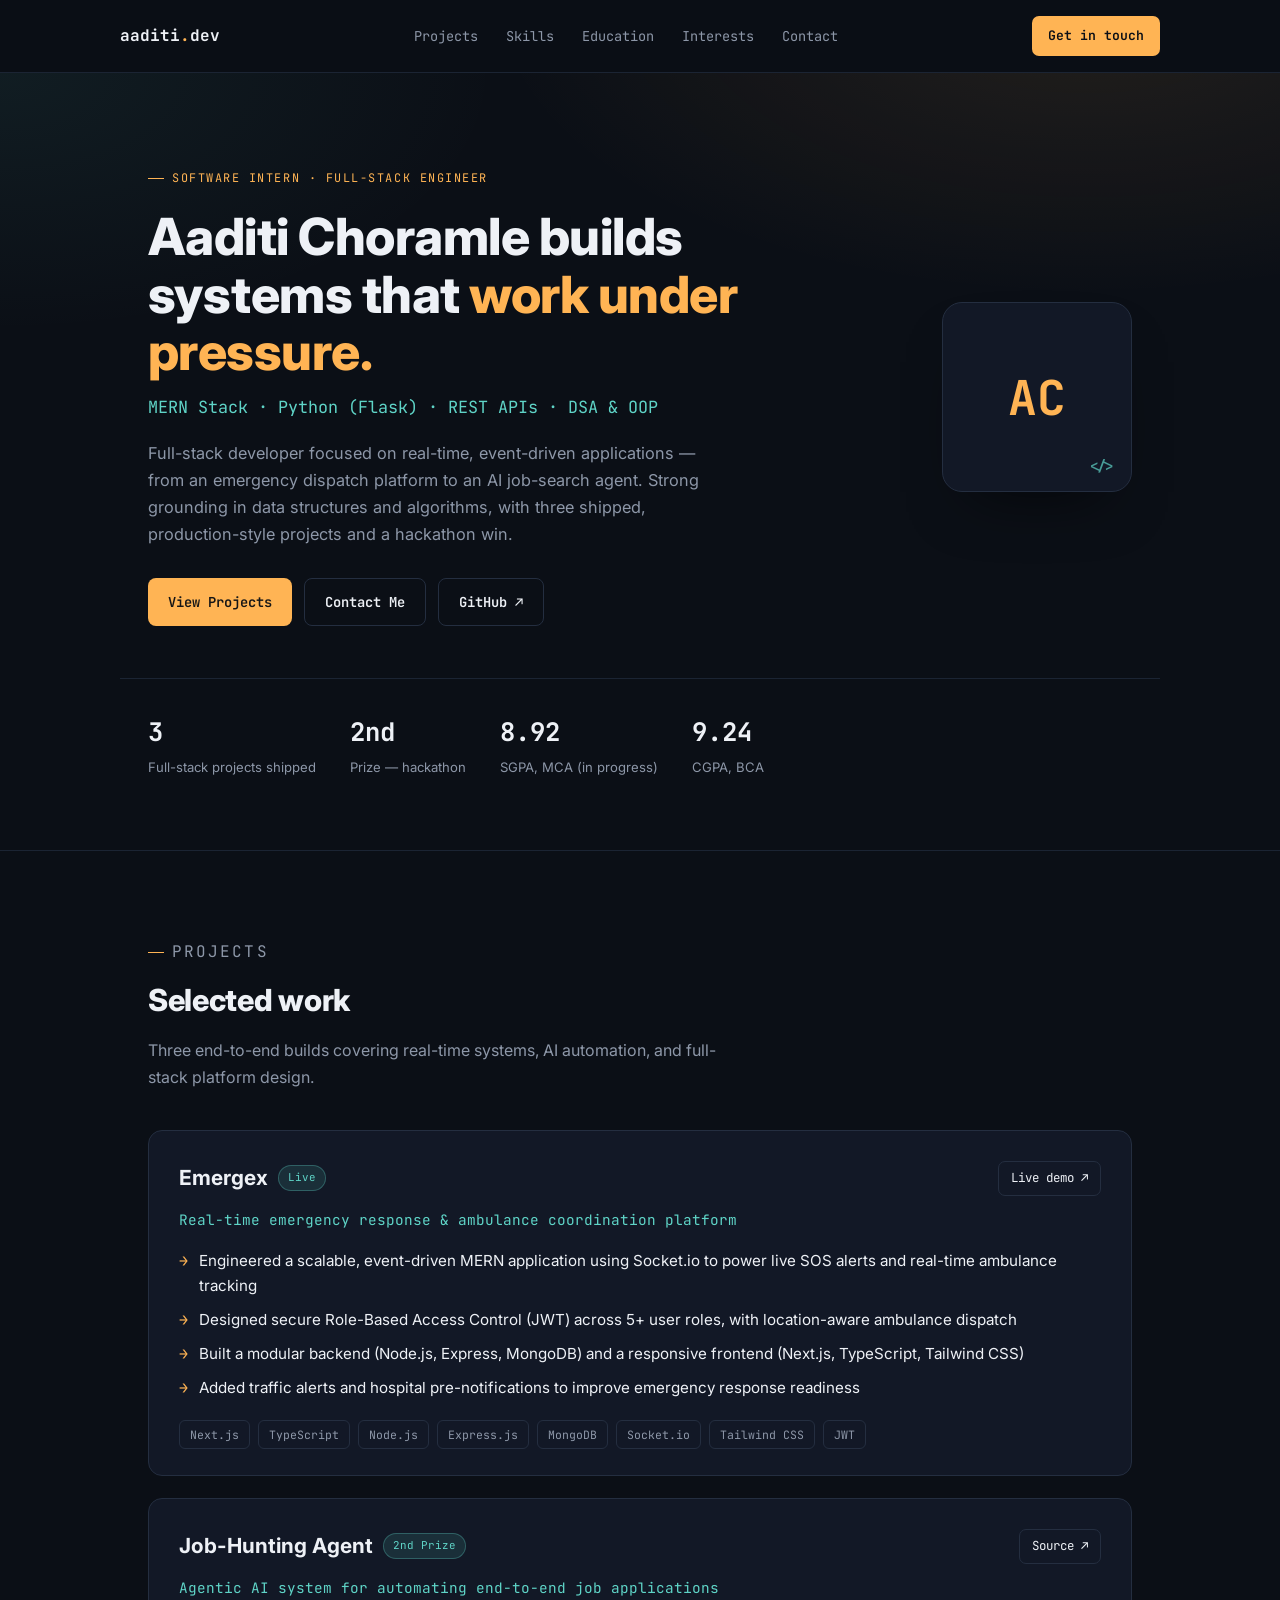
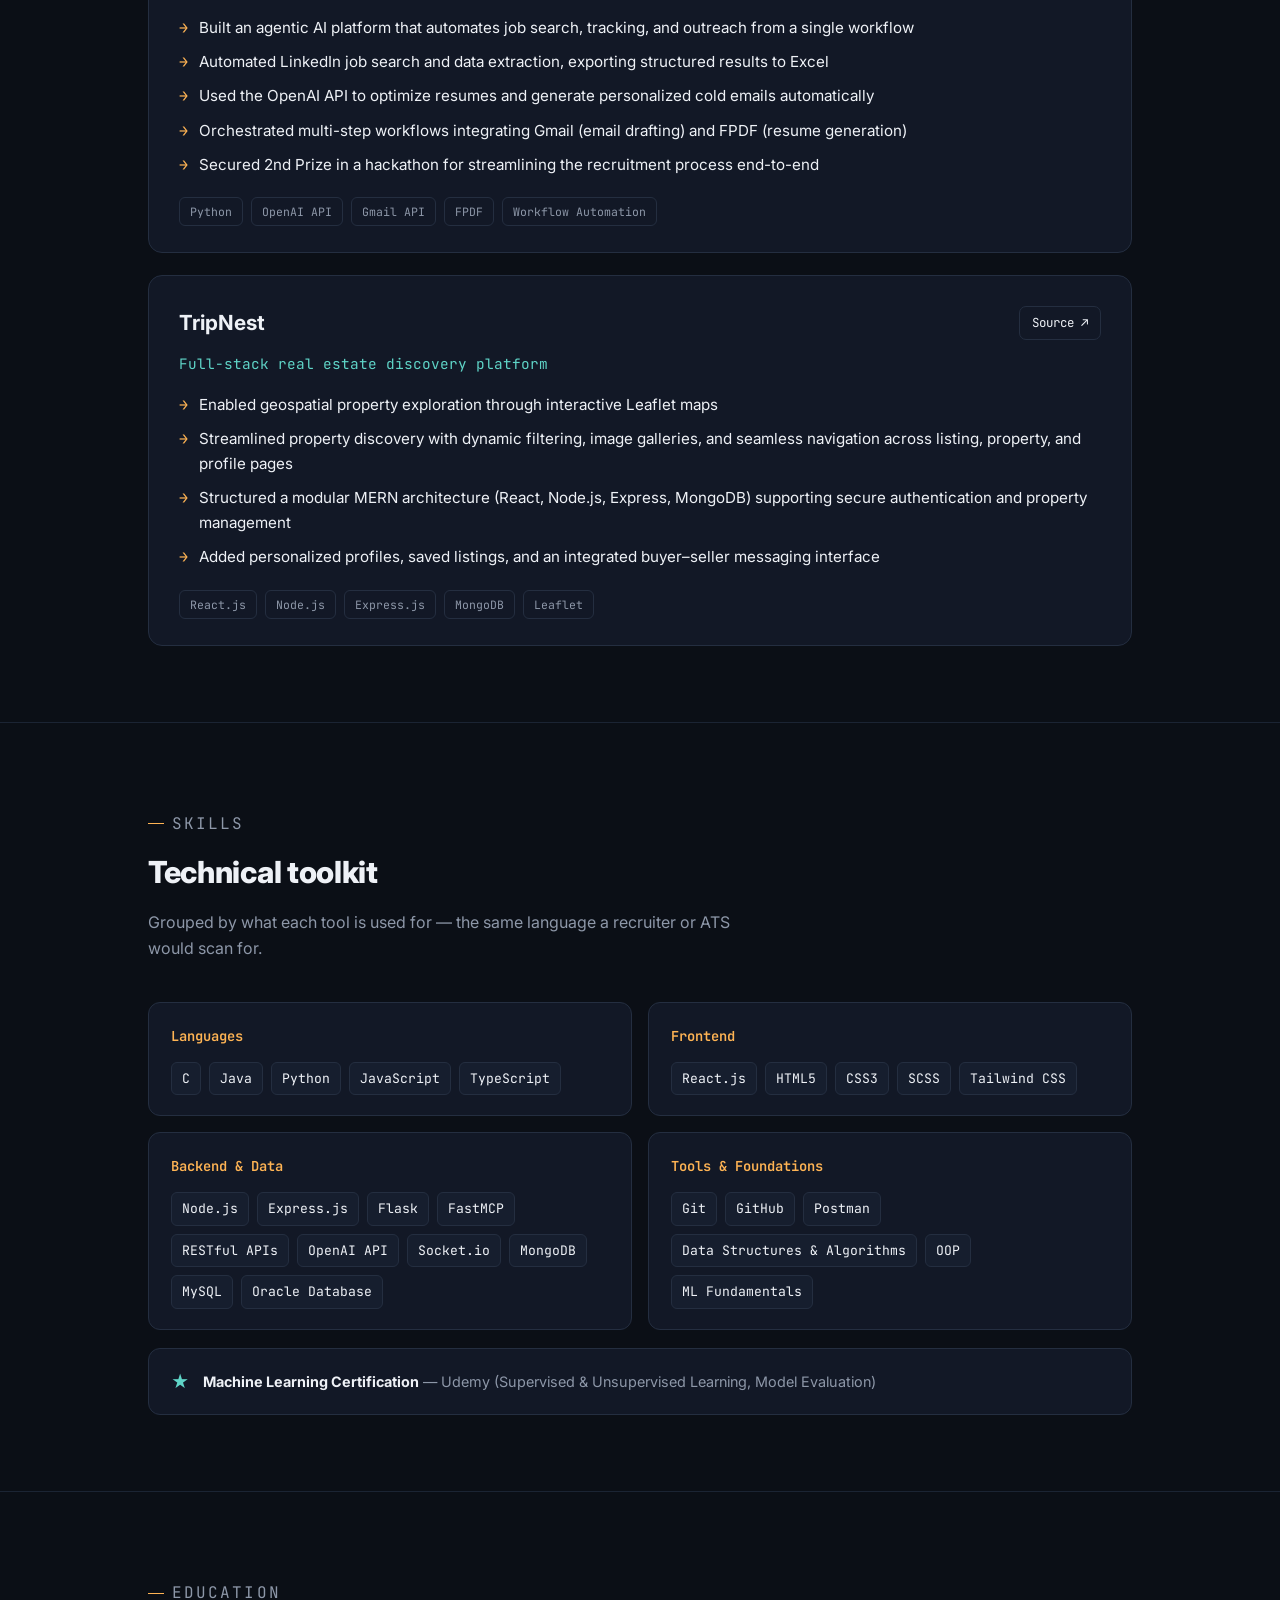
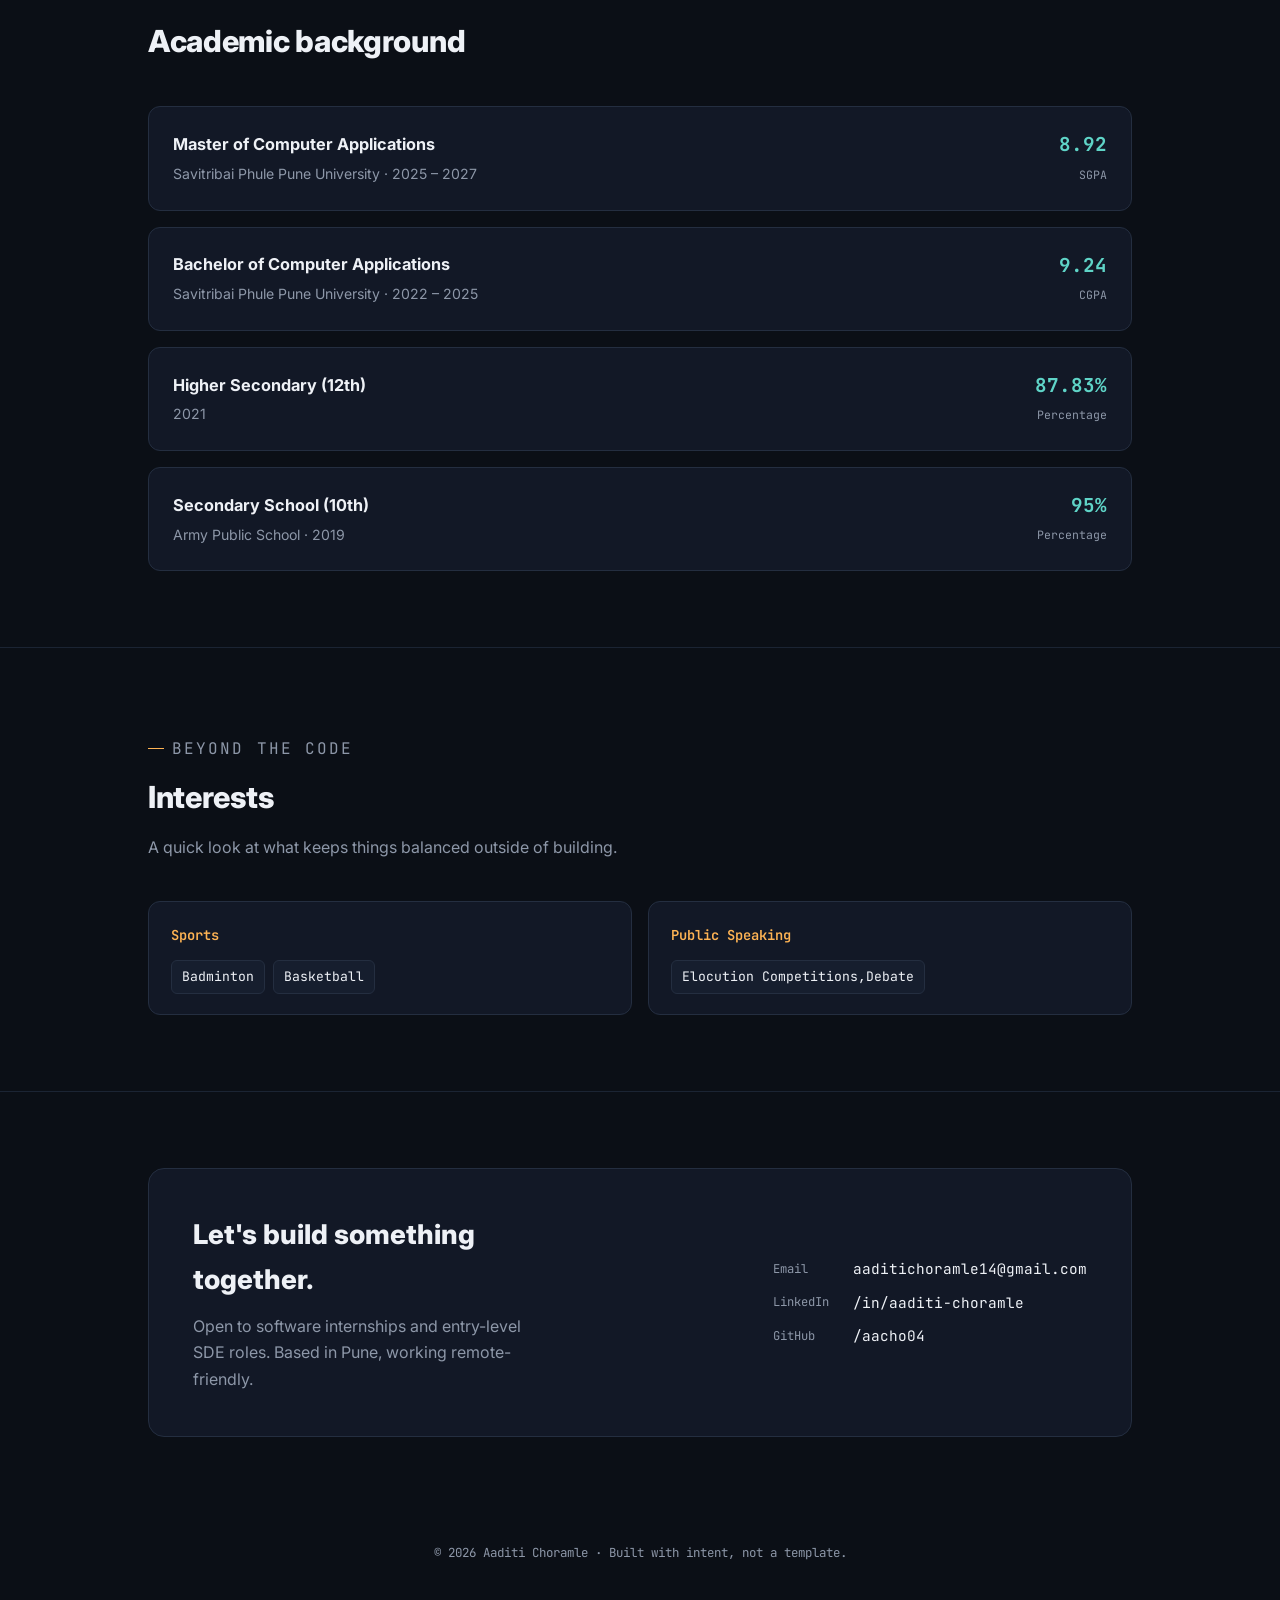
<file: index.html>
<!DOCTYPE html>
<html lang="en">
<head>
<meta charset="UTF-8">
<meta name="viewport" content="width=device-width, initial-scale=1.0">
<title>Aaditi Choramle — Full-Stack Engineer</title>
<link rel="preconnect" href="https://fonts.googleapis.com">
<link rel="preconnect" href="https://fonts.gstatic.com" crossorigin>
<link href="https://fonts.googleapis.com/css2?family=JetBrains+Mono:wght@400;500;600;700&family=Inter:wght@400;500;600;700;800&display=swap" rel="stylesheet">
<style>
  :root{
    --ink:#0B0F16;
    --panel:#121826;
    --panel-2:#161E2E;
    --line:#242E40;
    --line-soft:#1B2433;
    --text-hi:#EEF1F6;
    --text-lo:#8D97A8;
    --amber:#FFB454;
    --teal:#5FD4C7;
    --mono:'JetBrains Mono', ui-monospace, monospace;
    --sans:'Inter', system-ui, sans-serif;
    --maxw:1040px;
  }

  *{box-sizing:border-box; margin:0; padding:0;}
  html{scroll-behavior:smooth;}

  body{
    background:var(--ink);
    color:var(--text-hi);
    font-family:var(--sans);
    line-height:1.65;
    -webkit-font-smoothing:antialiased;
  }

  a{color:inherit;}
  ::selection{background:var(--amber); color:#151515;}
  :focus-visible{outline:2px solid var(--amber); outline-offset:3px; border-radius:3px;}
  img{max-width:100%; display:block;}

  .wrap{max-width:var(--maxw); margin:0 auto; padding:0 28px;}
  .mono{font-family:var(--mono);}

  .eyebrow{
    font-family:var(--mono);
    font-size:0.74rem;
    letter-spacing:0.13em;
    text-transform:uppercase;
    color:var(--amber);
    display:flex;
    align-items:center;
    gap:8px;
  }
  .eyebrow::before{content:''; width:16px; height:1px; background:var(--amber);}

  /* ---------- Nav ---------- */
  header{
    position:sticky; top:0; z-index:20;
    background:rgba(11,15,22,0.86);
    backdrop-filter:blur(10px);
    border-bottom:1px solid var(--line-soft);
  }
  .nav-inner{
    display:flex; align-items:center; justify-content:space-between;
    padding:16px 0;
  }
  .logo{font-family:var(--mono); font-weight:700; font-size:1rem;}
  .logo .dot{color:var(--amber);}
  nav.links{display:flex; gap:28px; font-family:var(--mono); font-size:0.85rem;}
  nav.links a{text-decoration:none; color:var(--text-lo); transition:color .15s ease;}
  nav.links a:hover, nav.links a:focus-visible{color:var(--text-hi);}
  .nav-cta{
    font-family:var(--mono); font-size:0.82rem;
    color:var(--ink); background:var(--amber);
    padding:9px 16px; border-radius:7px; text-decoration:none;
    font-weight:600;
    transition:transform .15s ease, box-shadow .15s ease;
  }
  .nav-cta:hover{transform:translateY(-1px); box-shadow:0 8px 20px -8px rgba(255,180,84,0.5);}
  .nav-toggle{display:none;}

  @media (max-width:760px){
    nav.links{display:none;}
    .nav-cta{padding:8px 13px; font-size:0.76rem;}
  }

  /* ---------- Hero ---------- */
  .hero{
    padding:96px 0 70px;
    background:
      radial-gradient(600px 300px at 85% -10%, rgba(255,180,84,0.10), transparent),
      radial-gradient(500px 260px at 0% 0%, rgba(95,212,199,0.07), transparent);
  }
  .hero-grid{
    display:grid;
    grid-template-columns:1fr auto;
    gap:48px;
    align-items:center;
  }
  .hero-kicker{margin-bottom:20px;}
  .hero h1{
    font-size:clamp(2.2rem, 4.2vw, 3.2rem);
    line-height:1.12;
    font-weight:800;
    letter-spacing:-0.01em;
  }
  .hero h1 .accent{color:var(--amber);}
  .hero-role{
    font-family:var(--mono);
    color:var(--teal);
    font-size:1.05rem;
    margin-top:14px;
  }
  .hero-desc{
    color:var(--text-lo);
    max-width:56ch;
    margin-top:18px;
    font-size:1.02rem;
  }
  .hero-actions{
    display:flex; flex-wrap:wrap; gap:12px;
    margin-top:30px;
  }
  .btn{
    font-family:var(--mono); font-size:0.86rem; font-weight:600;
    padding:12px 20px; border-radius:8px;
    text-decoration:none;
    display:inline-flex; align-items:center; gap:8px;
    transition:transform .15s ease, box-shadow .15s ease, background .15s ease, border-color .15s ease;
  }
  .btn-primary{background:var(--amber); color:#161616;}
  .btn-primary:hover{transform:translateY(-1px); box-shadow:0 10px 24px -10px rgba(255,180,84,0.55);}
  .btn-ghost{border:1px solid var(--line); color:var(--text-hi);}
  .btn-ghost:hover{border-color:var(--teal); color:var(--teal);}

  .hero-badge{
    width:190px; height:190px;
    border-radius:20px;
    background:var(--panel);
    border:1px solid var(--line);
    display:flex; align-items:center; justify-content:center;
    font-family:var(--mono); font-weight:700; font-size:3rem;
    color:var(--amber);
    flex-shrink:0;
    box-shadow:0 30px 60px -30px rgba(0,0,0,0.65);
    position:relative;
  }
  .hero-badge::after{
    content:'</>';
    position:absolute; bottom:14px; right:16px;
    font-size:0.9rem; color:var(--teal); opacity:0.7;
  }
  @media (max-width:760px){
    .hero-grid{grid-template-columns:1fr;}
    .hero-badge{width:110px; height:110px; font-size:1.8rem; order:-1;}
  }

  .stat-row{
    display:flex; flex-wrap:wrap; gap:34px;
    margin-top:52px;
    padding-top:32px;
    border-top:1px solid var(--line-soft);
  }
  .stat b{
    display:block; font-family:var(--mono); font-size:1.6rem; color:var(--text-hi);
  }
  .stat span{font-size:0.82rem; color:var(--text-lo);}

  /* ---------- Sections ---------- */
  section{padding:76px 0;}
  section + section{border-top:1px solid var(--line-soft);}
  .sec-head{margin-bottom:40px; max-width:60ch;}
  .sec-head h2{
    font-size:1.9rem; font-weight:800; margin-top:10px; letter-spacing:-0.01em;
  }
  .sec-head p{color:var(--text-lo); margin-top:12px; font-size:1rem;}

  /* ---------- Projects ---------- */
  .proj-grid{display:flex; flex-direction:column; gap:22px;}
  .proj-card{
    background:var(--panel);
    border:1px solid var(--line);
    border-radius:14px;
    padding:30px 30px 26px;
    transition:border-color .18s ease, transform .18s ease;
  }
  .proj-card:hover{border-color:var(--teal); transform:translateY(-2px);}

  .proj-top{
    display:flex; align-items:flex-start; justify-content:space-between; gap:20px;
    flex-wrap:wrap;
  }
  .proj-title-wrap{display:flex; align-items:center; gap:10px;}
  .proj-title{font-size:1.3rem; font-weight:700;}
  .proj-badge{
    font-family:var(--mono); font-size:0.68rem;
    background:rgba(95,212,199,0.12); color:var(--teal);
    padding:3px 9px; border-radius:20px; border:1px solid rgba(95,212,199,0.3);
    white-space:nowrap;
  }
  .proj-links{display:flex; gap:10px;}
  .proj-links a{
    font-family:var(--mono); font-size:0.78rem;
    border:1px solid var(--line); border-radius:7px;
    padding:6px 12px; text-decoration:none; color:var(--text-hi);
    transition:border-color .15s ease, color .15s ease;
  }
  .proj-links a:hover, .proj-links a:focus-visible{border-color:var(--amber); color:var(--amber);}

  .proj-tagline{color:var(--teal); font-family:var(--mono); font-size:0.9rem; margin-top:12px;}

  .proj-bullets{margin-top:16px; display:flex; flex-direction:column; gap:9px;}
  .proj-bullets li{
    list-style:none; padding-left:20px; position:relative;
    color:var(--text-hi); font-size:0.95rem;
  }
  .proj-bullets li::before{
    content:'→'; position:absolute; left:0; color:var(--amber); font-family:var(--mono);
  }

  .proj-stack{display:flex; flex-wrap:wrap; gap:8px; margin-top:20px;}
  .proj-stack span{
    font-family:var(--mono); font-size:0.72rem; color:var(--text-lo);
    border:1px solid var(--line); padding:4px 10px; border-radius:6px;
  }

  /* ---------- Skills ---------- */
  .dir-grid{display:grid; grid-template-columns:repeat(2, 1fr); gap:16px;}
  @media (max-width:760px){.dir-grid{grid-template-columns:1fr;}}
  .dir{
    border:1px solid var(--line); background:var(--panel);
    border-radius:12px; padding:22px 22px 20px;
  }
  .dir-head{
    font-family:var(--mono); font-size:0.86rem; color:var(--amber);
    margin-bottom:14px; font-weight:600;
  }
  .dir ul{list-style:none; display:flex; flex-wrap:wrap; gap:8px;}
  .dir li{
    font-family:var(--mono); font-size:0.82rem; color:var(--text-hi);
    background:var(--panel-2); border:1px solid var(--line);
    padding:5px 10px; border-radius:6px;
  }
  .cert-box{
    margin-top:18px; border:1px solid var(--line); border-radius:12px;
    padding:18px 22px; background:var(--panel);
    display:flex; align-items:center; gap:14px;
  }
  .cert-box .ico{color:var(--teal); font-size:1.1rem;}
  .cert-box .txt{font-size:0.9rem; color:var(--text-lo);}
  .cert-box .txt b{color:var(--text-hi);}

  /* ---------- Education ---------- */
  .edu-list{display:flex; flex-direction:column; gap:16px;}
  .edu-card{
    display:flex; justify-content:space-between; align-items:center; gap:20px; flex-wrap:wrap;
    border:1px solid var(--line); background:var(--panel);
    border-radius:12px; padding:22px 24px;
  }
  .edu-title{font-weight:700; font-size:1.02rem;}
  .edu-sub{color:var(--text-lo); font-size:0.88rem; margin-top:4px;}
  .edu-score{
    font-family:var(--mono); text-align:right;
  }
  .edu-score b{color:var(--teal); font-size:1.2rem; display:block;}
  .edu-score span{color:var(--text-lo); font-size:0.72rem;}

  /* ---------- Contact ---------- */
  .contact-card{
    border:1px solid var(--line); background:var(--panel);
    border-radius:16px; padding:44px;
    display:flex; justify-content:space-between; align-items:center; gap:30px; flex-wrap:wrap;
  }
  .contact-card h2{font-size:1.7rem; font-weight:800; max-width:20ch;}
  .contact-card p{color:var(--text-lo); margin-top:10px; max-width:36ch;}
  .contact-links{display:flex; flex-direction:column; gap:10px;}
  .contact-links a{
    font-family:var(--mono); font-size:0.9rem; text-decoration:none;
    color:var(--text-hi); display:flex; align-items:center; gap:10px;
  }
  .contact-links a:hover, .contact-links a:focus-visible{color:var(--amber);}
  .contact-links .k{color:var(--text-lo); width:70px; display:inline-block; font-size:0.76rem;}

  footer{
    padding:30px 0 50px; text-align:center;
    color:var(--text-lo); font-family:var(--mono); font-size:0.78rem;
  }

  /* ---------- Reveal ---------- */
  .reveal{opacity:0; transform:translateY(14px); transition:opacity .5s ease, transform .5s ease;}
  .reveal.in{opacity:1; transform:none;}

  @media (prefers-reduced-motion: reduce){
    html{scroll-behavior:auto;}
    .reveal{opacity:1; transform:none; transition:none;}
  }
</style>
</head>
<body>

<header>
  <div class="wrap nav-inner">
    <div class="logo">aaditi<span class="dot">.</span>dev</div>
    <nav class="links">
      <a href="#projects">Projects</a>
      <a href="#skills">Skills</a>
      <a href="#education">Education</a>
      <a href="#interests">Interests</a>
      <a href="#contact">Contact</a>
    </nav>
    <a class="nav-cta" href="mailto:aaditichoramle14@gmail.com">Get in touch</a>
  </div>
</header>

<section class="hero">
  <div class="wrap hero-grid">
    <div>
      <p class="eyebrow hero-kicker">Software Intern · Full-Stack Engineer</p>
      <h1>Aaditi Choramle builds systems that <span class="accent">work under pressure.</span></h1>
      <p class="hero-role">MERN Stack · Python (Flask) · REST APIs · DSA &amp; OOP</p>
      <p class="hero-desc">
        Full-stack developer focused on real-time, event-driven applications — from an emergency
        dispatch platform to an AI job-search agent. Strong grounding in data structures and
        algorithms, with three shipped, production-style projects and a hackathon win.
      </p>
      <div class="hero-actions">
        <a class="btn btn-primary" href="#projects">View Projects</a>
        <a class="btn btn-ghost" href="mailto:aaditichoramle14@gmail.com">Contact Me</a>
        <a class="btn btn-ghost" href="https://github.com/aacho04/" target="_blank" rel="noopener">GitHub ↗</a>
      </div>
    </div>
    <div class="hero-badge">AC</div>
  </div>

  <div class="wrap stat-row">
    <div class="stat"><b>3</b><span>Full-stack projects shipped</span></div>
    <div class="stat"><b>2nd</b><span>Prize — hackathon</span></div>
    <div class="stat"><b>8.92</b><span>SGPA, MCA (in progress)</span></div>
    <div class="stat"><b>9.24</b><span>CGPA, BCA</span></div>
  </div>
</section>

<section id="projects">
  <div class="wrap">
    <div class="sec-head reveal">
      <p class="eyebrow">Projects</p>
      <h2>Selected work</h2>
      <p>Three end-to-end builds covering real-time systems, AI automation, and full-stack platform design.</p>
    </div>

    <div class="proj-grid">

      <article class="proj-card reveal">
        <div class="proj-top">
          <div class="proj-title-wrap">
            <span class="proj-title">Emergex</span>
            <span class="proj-badge">Live</span>
          </div>
          <div class="proj-links">
            <a href="https://emergex-six.vercel.app/" target="_blank" rel="noopener">Live demo ↗</a>
          </div>
        </div>
        <p class="proj-tagline">Real-time emergency response &amp; ambulance coordination platform</p>
        <ul class="proj-bullets">
          <li>Engineered a scalable, event-driven MERN application using Socket.io to power live SOS alerts and real-time ambulance tracking</li>
          <li>Designed secure Role-Based Access Control (JWT) across 5+ user roles, with location-aware ambulance dispatch</li>
          <li>Built a modular backend (Node.js, Express, MongoDB) and a responsive frontend (Next.js, TypeScript, Tailwind CSS)</li>
          <li>Added traffic alerts and hospital pre-notifications to improve emergency response readiness</li>
        </ul>
        <div class="proj-stack">
          <span>Next.js</span><span>TypeScript</span><span>Node.js</span><span>Express.js</span><span>MongoDB</span><span>Socket.io</span><span>Tailwind CSS</span><span>JWT</span>
        </div>
      </article>

      <article class="proj-card reveal">
        <div class="proj-top">
          <div class="proj-title-wrap">
            <span class="proj-title">Job-Hunting Agent</span>
            <span class="proj-badge">2nd Prize</span>
          </div>
          <div class="proj-links">
            <a href="https://github.com/aacho04/Job_Hunter" target="_blank" rel="noopener">Source ↗</a>
          </div>
        </div>
        <p class="proj-tagline">Agentic AI system for automating end-to-end job applications</p>
        <ul class="proj-bullets">
          <li>Built an agentic AI platform that automates job search, tracking, and outreach from a single workflow</li>
          <li>Automated LinkedIn job search and data extraction, exporting structured results to Excel</li>
          <li>Used the OpenAI API to optimize resumes and generate personalized cold emails automatically</li>
          <li>Orchestrated multi-step workflows integrating Gmail (email drafting) and FPDF (resume generation)</li>
          <li>Secured 2nd Prize in a hackathon for streamlining the recruitment process end-to-end</li>
        </ul>
        <div class="proj-stack">
          <span>Python</span><span>OpenAI API</span><span>Gmail API</span><span>FPDF</span><span>Workflow Automation</span>
        </div>
      </article>

      <article class="proj-card reveal">
        <div class="proj-top">
          <div class="proj-title-wrap">
            <span class="proj-title">TripNest</span>
          </div>
          <div class="proj-links">
            <a href="https://github.com/aacho04/TripNest" target="_blank" rel="noopener">Source ↗</a>
          </div>
        </div>
        <p class="proj-tagline">Full-stack real estate discovery platform</p>
        <ul class="proj-bullets">
          <li>Enabled geospatial property exploration through interactive Leaflet maps</li>
          <li>Streamlined property discovery with dynamic filtering, image galleries, and seamless navigation across listing, property, and profile pages</li>
          <li>Structured a modular MERN architecture (React, Node.js, Express, MongoDB) supporting secure authentication and property management</li>
          <li>Added personalized profiles, saved listings, and an integrated buyer–seller messaging interface</li>
        </ul>
        <div class="proj-stack">
          <span>React.js</span><span>Node.js</span><span>Express.js</span><span>MongoDB</span><span>Leaflet</span>
        </div>
      </article>

    </div>
  </div>
</section>

<section id="skills">
  <div class="wrap">
    <div class="sec-head reveal">
      <p class="eyebrow">Skills</p>
      <h2>Technical toolkit</h2>
      <p>Grouped by what each tool is used for — the same language a recruiter or ATS would scan for.</p>
    </div>

    <div class="dir-grid reveal">
      <div class="dir">
        <div class="dir-head">Languages</div>
        <ul><li>C</li><li>Java</li><li>Python</li><li>JavaScript</li><li>TypeScript</li></ul>
      </div>
      <div class="dir">
        <div class="dir-head">Frontend</div>
        <ul><li>React.js</li><li>HTML5</li><li>CSS3</li><li>SCSS</li><li>Tailwind CSS</li></ul>
      </div>
      <div class="dir">
        <div class="dir-head">Backend &amp; Data</div>
        <ul><li>Node.js</li><li>Express.js</li><li>Flask</li><li>FastMCP</li><li>RESTful APIs</li><li>OpenAI API</li><li>Socket.io</li><li>MongoDB</li><li>MySQL</li><li>Oracle Database</li></ul>
      </div>
      <div class="dir">
        <div class="dir-head">Tools &amp; Foundations</div>
        <ul><li>Git</li><li>GitHub</li><li>Postman</li><li>Data Structures &amp; Algorithms</li><li>OOP</li><li>ML Fundamentals</li></ul>
      </div>
    </div>

    <div class="cert-box reveal">
      <span class="ico">&#9733;</span>
      <span class="txt"><b>Machine Learning Certification</b> — Udemy (Supervised &amp; Unsupervised Learning, Model Evaluation)</span>
    </div>
  </div>
</section>

<section id="education">
  <div class="wrap">
    <div class="sec-head reveal">
      <p class="eyebrow">Education</p>
      <h2>Academic background</h2>
    </div>
    <div class="edu-list reveal">
      <div class="edu-card">
        <div>
          <div class="edu-title">Master of Computer Applications</div>
          <div class="edu-sub">Savitribai Phule Pune University · 2025 – 2027</div>
        </div>
        <div class="edu-score"><b>8.92</b><span>SGPA</span></div>
      </div>
      <div class="edu-card">
        <div>
          <div class="edu-title">Bachelor of Computer Applications</div>
          <div class="edu-sub">Savitribai Phule Pune University · 2022 – 2025</div>
        </div>
        <div class="edu-score"><b>9.24</b><span>CGPA</span></div>
      </div>
      <div class="edu-card">
        <div>
          <div class="edu-title">Higher Secondary (12th)</div>
          <div class="edu-sub">2021</div>
        </div>
        <div class="edu-score"><b>87.83%</b><span>Percentage</span></div>
      </div>
      <div class="edu-card">
        <div>
          <div class="edu-title">Secondary School (10th)</div>
          <div class="edu-sub">Army Public School · 2019</div>
        </div>
        <div class="edu-score"><b>95%</b><span>Percentage</span></div>
      </div>
    </div>
  </div>
</section>

<section id="interests">
  <div class="wrap">
    <div class="sec-head reveal">
      <p class="eyebrow">Beyond the Code</p>
      <h2>Interests</h2>
      <p>A quick look at what keeps things balanced outside of building.</p>
    </div>
    <div class="dir-grid reveal">
      <div class="dir">
        <div class="dir-head">Sports</div>
        <ul><li>Badminton</li><li>Basketball</li></ul>
      </div>
      <div class="dir">
        <div class="dir-head">Public Speaking</div>
        <ul><li>Elocution Competitions,Debate</li></ul>
      </div>
    </div>
  </div>
</section>

<section id="contact">
  <div class="wrap">
    <div class="contact-card reveal">
      <div>
        <h2>Let's build something together.</h2>
        <p>Open to software internships and entry-level SDE roles. Based in Pune, working remote-friendly.</p>
      </div>
      <div class="contact-links">
        <a href="mailto:aaditichoramle14@gmail.com"><span class="k">Email</span> aaditichoramle14@gmail.com</a>
        <a href="https://www.linkedin.com/in/aaditi-choramle-6a5aa5282/" target="_blank" rel="noopener"><span class="k">LinkedIn</span> /in/aaditi-choramle</a>
        <a href="https://github.com/aacho04/" target="_blank" rel="noopener"><span class="k">GitHub</span> /aacho04</a>
      </div>
    </div>
  </div>
</section>

<footer>
  © 2026 Aaditi Choramle · Built with intent, not a template.
</footer>

<script>
  (function(){
    var els = document.querySelectorAll('.reveal');
    if(!('IntersectionObserver' in window)){
      els.forEach(function(e){ e.classList.add('in'); });
      return;
    }
    var io = new IntersectionObserver(function(entries){
      entries.forEach(function(entry){
        if(entry.isIntersecting){
          entry.target.classList.add('in');
          io.unobserve(entry.target);
        }
      });
    }, {threshold:0.1});
    els.forEach(function(e){ io.observe(e); });
  })();
</script>

</body>
</html>
</file>
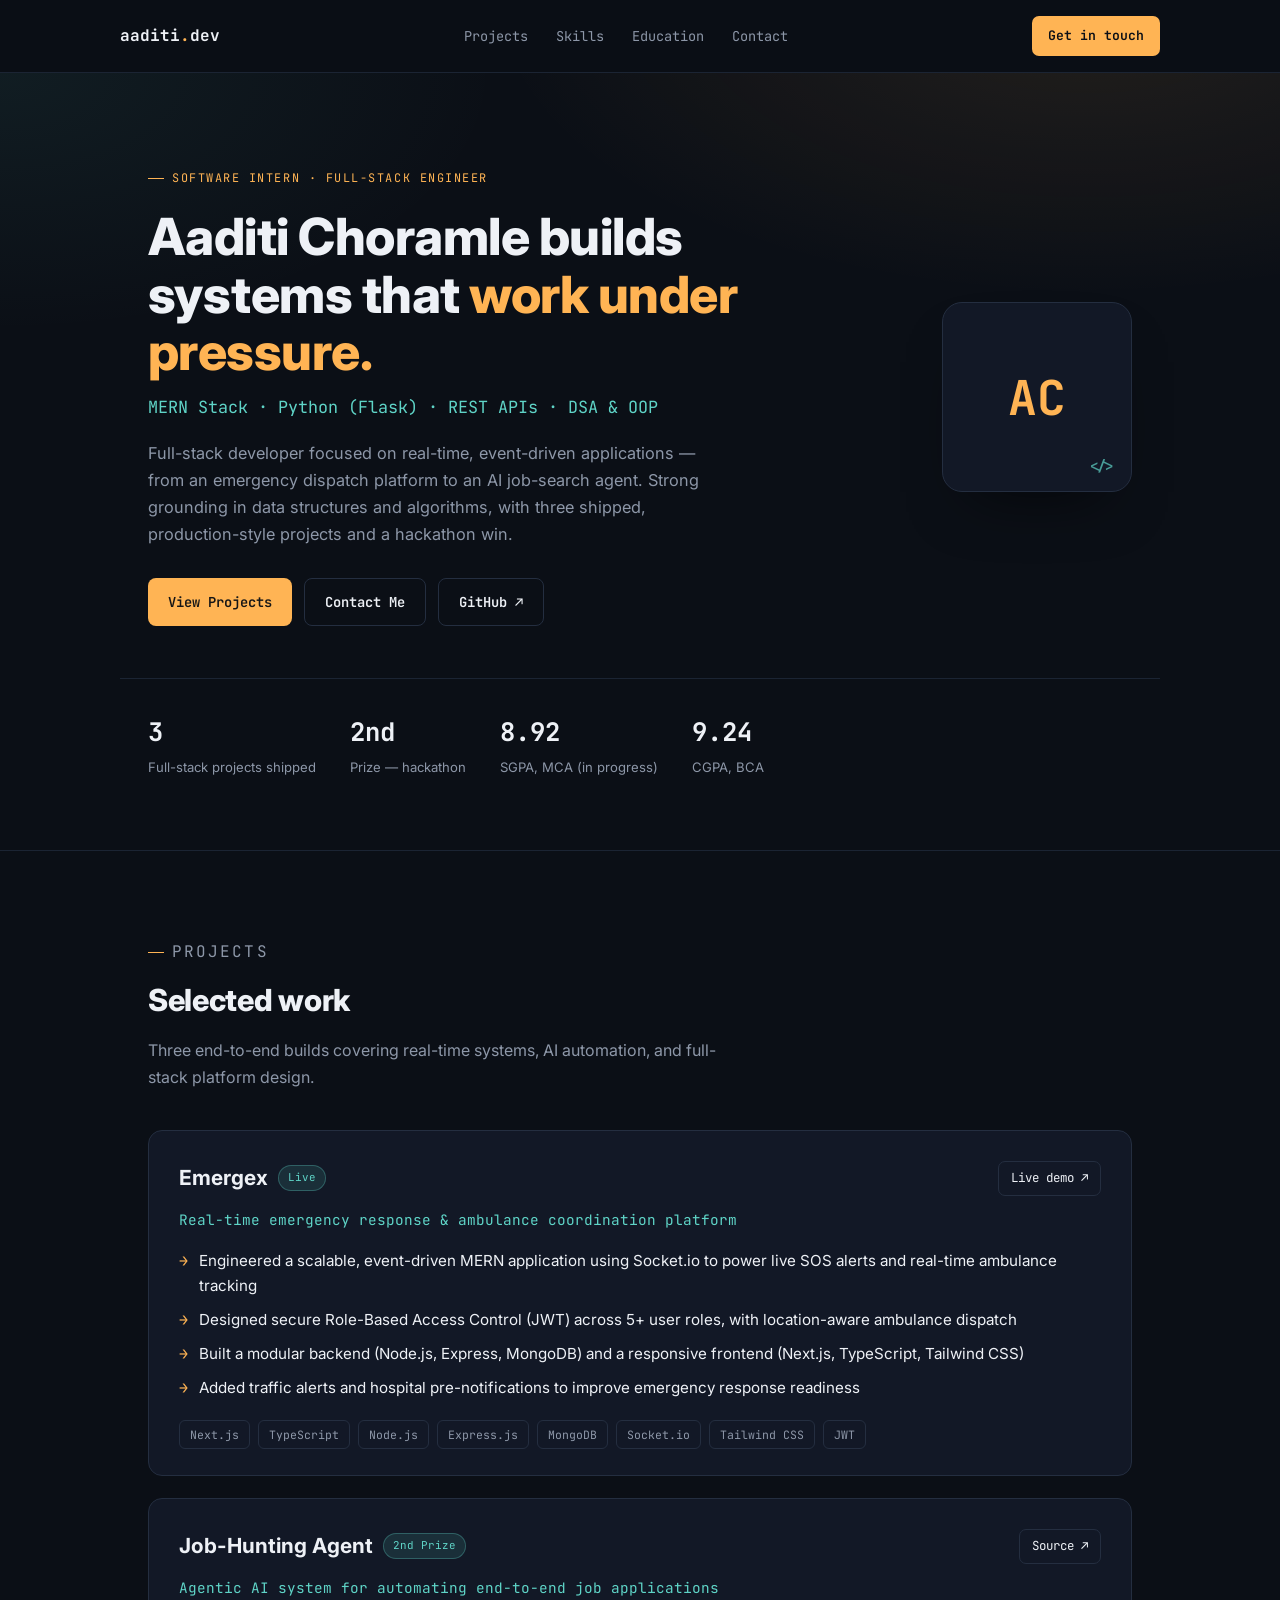
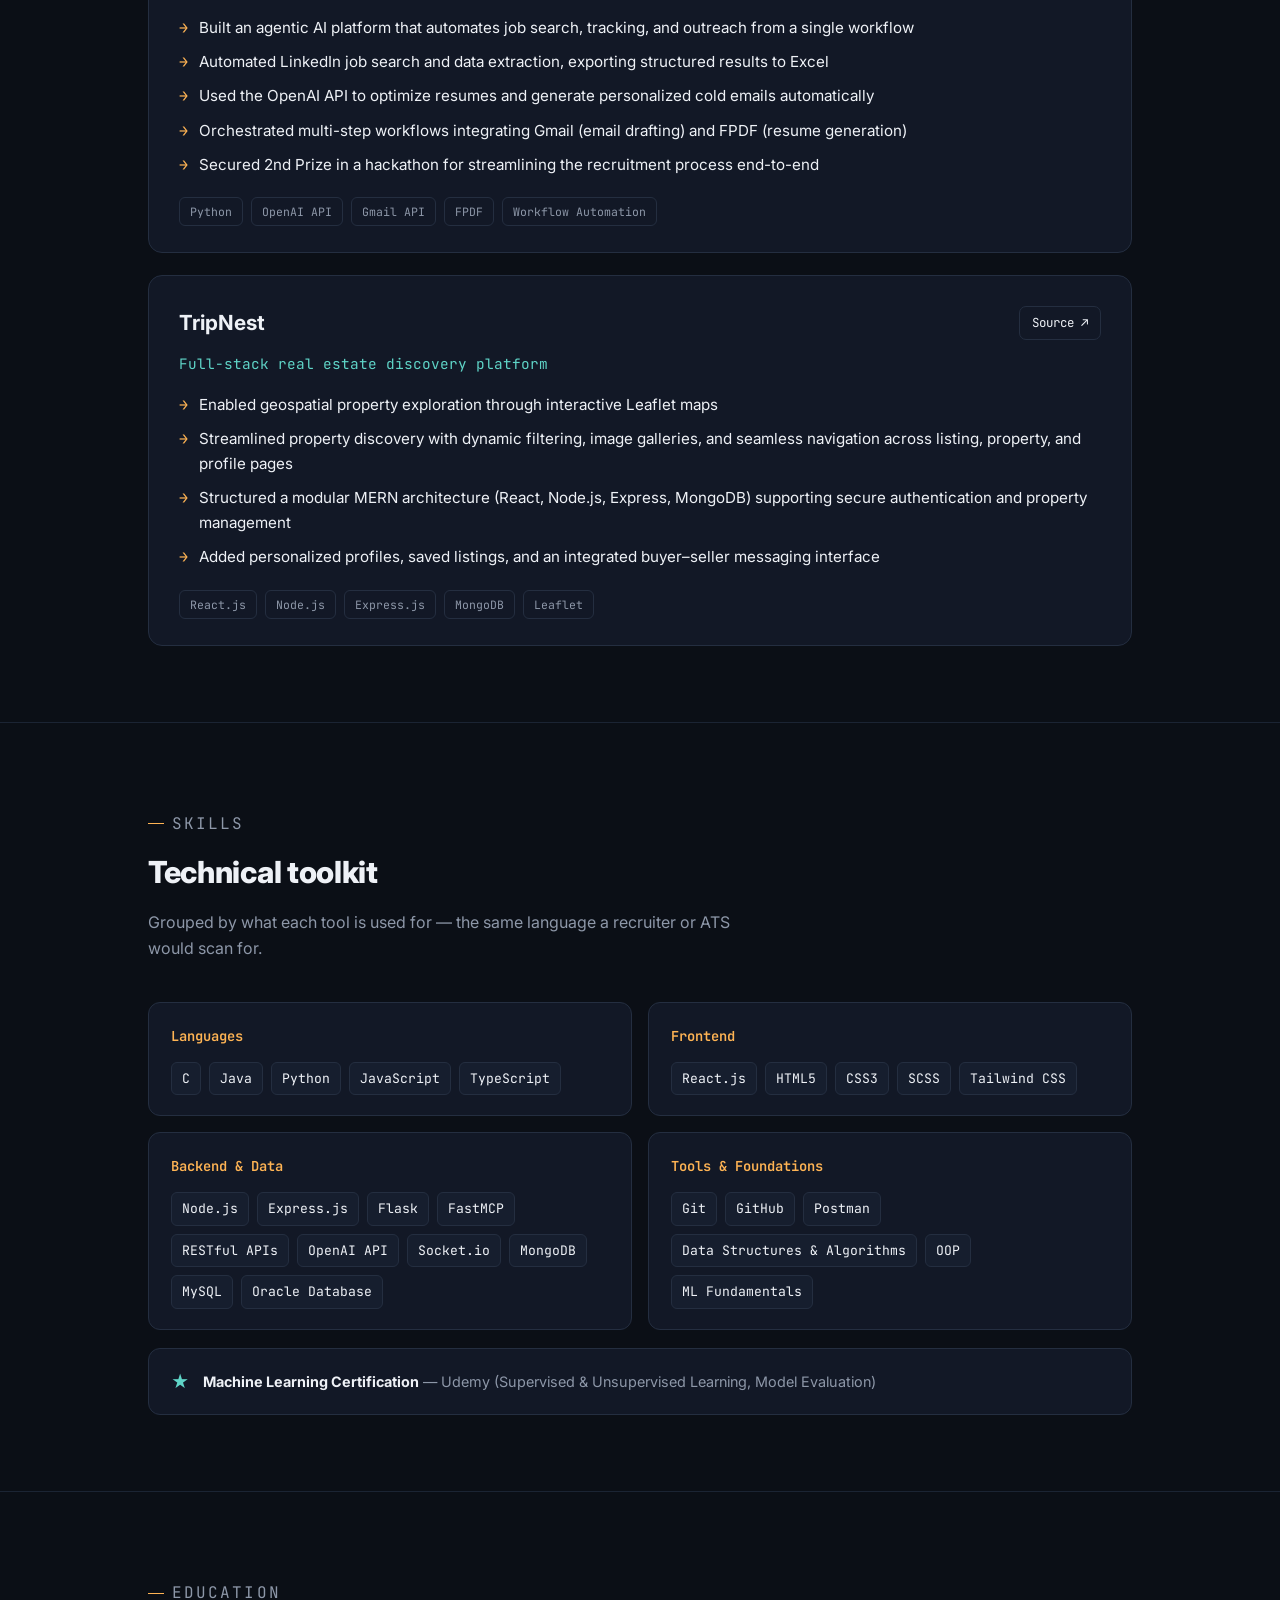
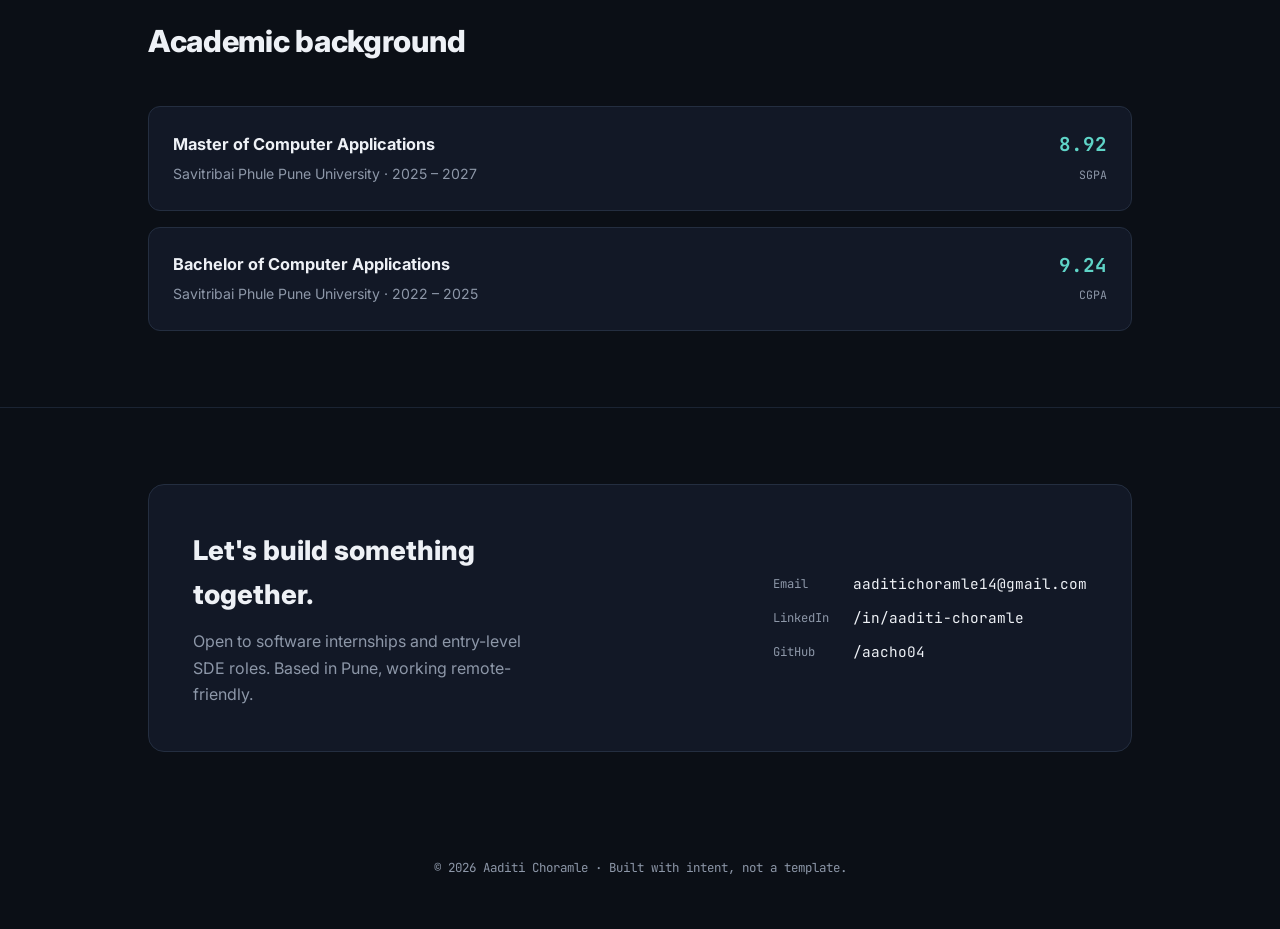
<file: aaditi-portfolio-v2.html>
<!DOCTYPE html>
<html lang="en">
<head>
<meta charset="UTF-8">
<meta name="viewport" content="width=device-width, initial-scale=1.0">
<title>Aaditi Choramle — Full-Stack Engineer</title>
<link rel="preconnect" href="https://fonts.googleapis.com">
<link rel="preconnect" href="https://fonts.gstatic.com" crossorigin>
<link href="https://fonts.googleapis.com/css2?family=JetBrains+Mono:wght@400;500;600;700&family=Inter:wght@400;500;600;700;800&display=swap" rel="stylesheet">
<style>
  :root{
    --ink:#0B0F16;
    --panel:#121826;
    --panel-2:#161E2E;
    --line:#242E40;
    --line-soft:#1B2433;
    --text-hi:#EEF1F6;
    --text-lo:#8D97A8;
    --amber:#FFB454;
    --teal:#5FD4C7;
    --mono:'JetBrains Mono', ui-monospace, monospace;
    --sans:'Inter', system-ui, sans-serif;
    --maxw:1040px;
  }

  *{box-sizing:border-box; margin:0; padding:0;}
  html{scroll-behavior:smooth;}

  body{
    background:var(--ink);
    color:var(--text-hi);
    font-family:var(--sans);
    line-height:1.65;
    -webkit-font-smoothing:antialiased;
  }

  a{color:inherit;}
  ::selection{background:var(--amber); color:#151515;}
  :focus-visible{outline:2px solid var(--amber); outline-offset:3px; border-radius:3px;}
  img{max-width:100%; display:block;}

  .wrap{max-width:var(--maxw); margin:0 auto; padding:0 28px;}
  .mono{font-family:var(--mono);}

  .eyebrow{
    font-family:var(--mono);
    font-size:0.74rem;
    letter-spacing:0.13em;
    text-transform:uppercase;
    color:var(--amber);
    display:flex;
    align-items:center;
    gap:8px;
  }
  .eyebrow::before{content:''; width:16px; height:1px; background:var(--amber);}

  /* ---------- Nav ---------- */
  header{
    position:sticky; top:0; z-index:20;
    background:rgba(11,15,22,0.86);
    backdrop-filter:blur(10px);
    border-bottom:1px solid var(--line-soft);
  }
  .nav-inner{
    display:flex; align-items:center; justify-content:space-between;
    padding:16px 0;
  }
  .logo{font-family:var(--mono); font-weight:700; font-size:1rem;}
  .logo .dot{color:var(--amber);}
  nav.links{display:flex; gap:28px; font-family:var(--mono); font-size:0.85rem;}
  nav.links a{text-decoration:none; color:var(--text-lo); transition:color .15s ease;}
  nav.links a:hover, nav.links a:focus-visible{color:var(--text-hi);}
  .nav-cta{
    font-family:var(--mono); font-size:0.82rem;
    color:var(--ink); background:var(--amber);
    padding:9px 16px; border-radius:7px; text-decoration:none;
    font-weight:600;
    transition:transform .15s ease, box-shadow .15s ease;
  }
  .nav-cta:hover{transform:translateY(-1px); box-shadow:0 8px 20px -8px rgba(255,180,84,0.5);}
  .nav-toggle{display:none;}

  @media (max-width:760px){
    nav.links{display:none;}
    .nav-cta{padding:8px 13px; font-size:0.76rem;}
  }

  /* ---------- Hero ---------- */
  .hero{
    padding:96px 0 70px;
    background:
      radial-gradient(600px 300px at 85% -10%, rgba(255,180,84,0.10), transparent),
      radial-gradient(500px 260px at 0% 0%, rgba(95,212,199,0.07), transparent);
  }
  .hero-grid{
    display:grid;
    grid-template-columns:1fr auto;
    gap:48px;
    align-items:center;
  }
  .hero-kicker{margin-bottom:20px;}
  .hero h1{
    font-size:clamp(2.2rem, 4.2vw, 3.2rem);
    line-height:1.12;
    font-weight:800;
    letter-spacing:-0.01em;
  }
  .hero h1 .accent{color:var(--amber);}
  .hero-role{
    font-family:var(--mono);
    color:var(--teal);
    font-size:1.05rem;
    margin-top:14px;
  }
  .hero-desc{
    color:var(--text-lo);
    max-width:56ch;
    margin-top:18px;
    font-size:1.02rem;
  }
  .hero-actions{
    display:flex; flex-wrap:wrap; gap:12px;
    margin-top:30px;
  }
  .btn{
    font-family:var(--mono); font-size:0.86rem; font-weight:600;
    padding:12px 20px; border-radius:8px;
    text-decoration:none;
    display:inline-flex; align-items:center; gap:8px;
    transition:transform .15s ease, box-shadow .15s ease, background .15s ease, border-color .15s ease;
  }
  .btn-primary{background:var(--amber); color:#161616;}
  .btn-primary:hover{transform:translateY(-1px); box-shadow:0 10px 24px -10px rgba(255,180,84,0.55);}
  .btn-ghost{border:1px solid var(--line); color:var(--text-hi);}
  .btn-ghost:hover{border-color:var(--teal); color:var(--teal);}

  .hero-badge{
    width:190px; height:190px;
    border-radius:20px;
    background:var(--panel);
    border:1px solid var(--line);
    display:flex; align-items:center; justify-content:center;
    font-family:var(--mono); font-weight:700; font-size:3rem;
    color:var(--amber);
    flex-shrink:0;
    box-shadow:0 30px 60px -30px rgba(0,0,0,0.65);
    position:relative;
  }
  .hero-badge::after{
    content:'</>';
    position:absolute; bottom:14px; right:16px;
    font-size:0.9rem; color:var(--teal); opacity:0.7;
  }
  @media (max-width:760px){
    .hero-grid{grid-template-columns:1fr;}
    .hero-badge{width:110px; height:110px; font-size:1.8rem; order:-1;}
  }

  .stat-row{
    display:flex; flex-wrap:wrap; gap:34px;
    margin-top:52px;
    padding-top:32px;
    border-top:1px solid var(--line-soft);
  }
  .stat b{
    display:block; font-family:var(--mono); font-size:1.6rem; color:var(--text-hi);
  }
  .stat span{font-size:0.82rem; color:var(--text-lo);}

  /* ---------- Sections ---------- */
  section{padding:76px 0;}
  section + section{border-top:1px solid var(--line-soft);}
  .sec-head{margin-bottom:40px; max-width:60ch;}
  .sec-head h2{
    font-size:1.9rem; font-weight:800; margin-top:10px; letter-spacing:-0.01em;
  }
  .sec-head p{color:var(--text-lo); margin-top:12px; font-size:1rem;}

  /* ---------- Projects ---------- */
  .proj-grid{display:flex; flex-direction:column; gap:22px;}
  .proj-card{
    background:var(--panel);
    border:1px solid var(--line);
    border-radius:14px;
    padding:30px 30px 26px;
    transition:border-color .18s ease, transform .18s ease;
  }
  .proj-card:hover{border-color:var(--teal); transform:translateY(-2px);}

  .proj-top{
    display:flex; align-items:flex-start; justify-content:space-between; gap:20px;
    flex-wrap:wrap;
  }
  .proj-title-wrap{display:flex; align-items:center; gap:10px;}
  .proj-title{font-size:1.3rem; font-weight:700;}
  .proj-badge{
    font-family:var(--mono); font-size:0.68rem;
    background:rgba(95,212,199,0.12); color:var(--teal);
    padding:3px 9px; border-radius:20px; border:1px solid rgba(95,212,199,0.3);
    white-space:nowrap;
  }
  .proj-links{display:flex; gap:10px;}
  .proj-links a{
    font-family:var(--mono); font-size:0.78rem;
    border:1px solid var(--line); border-radius:7px;
    padding:6px 12px; text-decoration:none; color:var(--text-hi);
    transition:border-color .15s ease, color .15s ease;
  }
  .proj-links a:hover, .proj-links a:focus-visible{border-color:var(--amber); color:var(--amber);}

  .proj-tagline{color:var(--teal); font-family:var(--mono); font-size:0.9rem; margin-top:12px;}

  .proj-bullets{margin-top:16px; display:flex; flex-direction:column; gap:9px;}
  .proj-bullets li{
    list-style:none; padding-left:20px; position:relative;
    color:var(--text-hi); font-size:0.95rem;
  }
  .proj-bullets li::before{
    content:'→'; position:absolute; left:0; color:var(--amber); font-family:var(--mono);
  }

  .proj-stack{display:flex; flex-wrap:wrap; gap:8px; margin-top:20px;}
  .proj-stack span{
    font-family:var(--mono); font-size:0.72rem; color:var(--text-lo);
    border:1px solid var(--line); padding:4px 10px; border-radius:6px;
  }

  /* ---------- Skills ---------- */
  .dir-grid{display:grid; grid-template-columns:repeat(2, 1fr); gap:16px;}
  @media (max-width:760px){.dir-grid{grid-template-columns:1fr;}}
  .dir{
    border:1px solid var(--line); background:var(--panel);
    border-radius:12px; padding:22px 22px 20px;
  }
  .dir-head{
    font-family:var(--mono); font-size:0.86rem; color:var(--amber);
    margin-bottom:14px; font-weight:600;
  }
  .dir ul{list-style:none; display:flex; flex-wrap:wrap; gap:8px;}
  .dir li{
    font-family:var(--mono); font-size:0.82rem; color:var(--text-hi);
    background:var(--panel-2); border:1px solid var(--line);
    padding:5px 10px; border-radius:6px;
  }
  .cert-box{
    margin-top:18px; border:1px solid var(--line); border-radius:12px;
    padding:18px 22px; background:var(--panel);
    display:flex; align-items:center; gap:14px;
  }
  .cert-box .ico{color:var(--teal); font-size:1.1rem;}
  .cert-box .txt{font-size:0.9rem; color:var(--text-lo);}
  .cert-box .txt b{color:var(--text-hi);}

  /* ---------- Education ---------- */
  .edu-list{display:flex; flex-direction:column; gap:16px;}
  .edu-card{
    display:flex; justify-content:space-between; align-items:center; gap:20px; flex-wrap:wrap;
    border:1px solid var(--line); background:var(--panel);
    border-radius:12px; padding:22px 24px;
  }
  .edu-title{font-weight:700; font-size:1.02rem;}
  .edu-sub{color:var(--text-lo); font-size:0.88rem; margin-top:4px;}
  .edu-score{
    font-family:var(--mono); text-align:right;
  }
  .edu-score b{color:var(--teal); font-size:1.2rem; display:block;}
  .edu-score span{color:var(--text-lo); font-size:0.72rem;}

  /* ---------- Contact ---------- */
  .contact-card{
    border:1px solid var(--line); background:var(--panel);
    border-radius:16px; padding:44px;
    display:flex; justify-content:space-between; align-items:center; gap:30px; flex-wrap:wrap;
  }
  .contact-card h2{font-size:1.7rem; font-weight:800; max-width:20ch;}
  .contact-card p{color:var(--text-lo); margin-top:10px; max-width:36ch;}
  .contact-links{display:flex; flex-direction:column; gap:10px;}
  .contact-links a{
    font-family:var(--mono); font-size:0.9rem; text-decoration:none;
    color:var(--text-hi); display:flex; align-items:center; gap:10px;
  }
  .contact-links a:hover, .contact-links a:focus-visible{color:var(--amber);}
  .contact-links .k{color:var(--text-lo); width:70px; display:inline-block; font-size:0.76rem;}

  footer{
    padding:30px 0 50px; text-align:center;
    color:var(--text-lo); font-family:var(--mono); font-size:0.78rem;
  }

  /* ---------- Reveal ---------- */
  .reveal{opacity:0; transform:translateY(14px); transition:opacity .5s ease, transform .5s ease;}
  .reveal.in{opacity:1; transform:none;}

  @media (prefers-reduced-motion: reduce){
    html{scroll-behavior:auto;}
    .reveal{opacity:1; transform:none; transition:none;}
  }
</style>
</head>
<body>

<header>
  <div class="wrap nav-inner">
    <div class="logo">aaditi<span class="dot">.</span>dev</div>
    <nav class="links">
      <a href="#projects">Projects</a>
      <a href="#skills">Skills</a>
      <a href="#education">Education</a>
      <a href="#contact">Contact</a>
    </nav>
    <a class="nav-cta" href="mailto:aaditichoramle14@gmail.com">Get in touch</a>
  </div>
</header>

<section class="hero">
  <div class="wrap hero-grid">
    <div>
      <p class="eyebrow hero-kicker">Software Intern · Full-Stack Engineer</p>
      <h1>Aaditi Choramle builds systems that <span class="accent">work under pressure.</span></h1>
      <p class="hero-role">MERN Stack · Python (Flask) · REST APIs · DSA &amp; OOP</p>
      <p class="hero-desc">
        Full-stack developer focused on real-time, event-driven applications — from an emergency
        dispatch platform to an AI job-search agent. Strong grounding in data structures and
        algorithms, with three shipped, production-style projects and a hackathon win.
      </p>
      <div class="hero-actions">
        <a class="btn btn-primary" href="#projects">View Projects</a>
        <a class="btn btn-ghost" href="mailto:aaditichoramle14@gmail.com">Contact Me</a>
        <a class="btn btn-ghost" href="https://github.com/aacho04/" target="_blank" rel="noopener">GitHub ↗</a>
      </div>
    </div>
    <div class="hero-badge">AC</div>
  </div>

  <div class="wrap stat-row">
    <div class="stat"><b>3</b><span>Full-stack projects shipped</span></div>
    <div class="stat"><b>2nd</b><span>Prize — hackathon</span></div>
    <div class="stat"><b>8.92</b><span>SGPA, MCA (in progress)</span></div>
    <div class="stat"><b>9.24</b><span>CGPA, BCA</span></div>
  </div>
</section>

<section id="projects">
  <div class="wrap">
    <div class="sec-head reveal">
      <p class="eyebrow">Projects</p>
      <h2>Selected work</h2>
      <p>Three end-to-end builds covering real-time systems, AI automation, and full-stack platform design.</p>
    </div>

    <div class="proj-grid">

      <article class="proj-card reveal">
        <div class="proj-top">
          <div class="proj-title-wrap">
            <span class="proj-title">Emergex</span>
            <span class="proj-badge">Live</span>
          </div>
          <div class="proj-links">
            <a href="https://emergex-six.vercel.app/" target="_blank" rel="noopener">Live demo ↗</a>
          </div>
        </div>
        <p class="proj-tagline">Real-time emergency response &amp; ambulance coordination platform</p>
        <ul class="proj-bullets">
          <li>Engineered a scalable, event-driven MERN application using Socket.io to power live SOS alerts and real-time ambulance tracking</li>
          <li>Designed secure Role-Based Access Control (JWT) across 5+ user roles, with location-aware ambulance dispatch</li>
          <li>Built a modular backend (Node.js, Express, MongoDB) and a responsive frontend (Next.js, TypeScript, Tailwind CSS)</li>
          <li>Added traffic alerts and hospital pre-notifications to improve emergency response readiness</li>
        </ul>
        <div class="proj-stack">
          <span>Next.js</span><span>TypeScript</span><span>Node.js</span><span>Express.js</span><span>MongoDB</span><span>Socket.io</span><span>Tailwind CSS</span><span>JWT</span>
        </div>
      </article>

      <article class="proj-card reveal">
        <div class="proj-top">
          <div class="proj-title-wrap">
            <span class="proj-title">Job-Hunting Agent</span>
            <span class="proj-badge">2nd Prize</span>
          </div>
          <div class="proj-links">
            <a href="https://github.com/aacho04/Job_Hunter" target="_blank" rel="noopener">Source ↗</a>
          </div>
        </div>
        <p class="proj-tagline">Agentic AI system for automating end-to-end job applications</p>
        <ul class="proj-bullets">
          <li>Built an agentic AI platform that automates job search, tracking, and outreach from a single workflow</li>
          <li>Automated LinkedIn job search and data extraction, exporting structured results to Excel</li>
          <li>Used the OpenAI API to optimize resumes and generate personalized cold emails automatically</li>
          <li>Orchestrated multi-step workflows integrating Gmail (email drafting) and FPDF (resume generation)</li>
          <li>Secured 2nd Prize in a hackathon for streamlining the recruitment process end-to-end</li>
        </ul>
        <div class="proj-stack">
          <span>Python</span><span>OpenAI API</span><span>Gmail API</span><span>FPDF</span><span>Workflow Automation</span>
        </div>
      </article>

      <article class="proj-card reveal">
        <div class="proj-top">
          <div class="proj-title-wrap">
            <span class="proj-title">TripNest</span>
          </div>
          <div class="proj-links">
            <a href="https://github.com/aacho04/TripNest" target="_blank" rel="noopener">Source ↗</a>
          </div>
        </div>
        <p class="proj-tagline">Full-stack real estate discovery platform</p>
        <ul class="proj-bullets">
          <li>Enabled geospatial property exploration through interactive Leaflet maps</li>
          <li>Streamlined property discovery with dynamic filtering, image galleries, and seamless navigation across listing, property, and profile pages</li>
          <li>Structured a modular MERN architecture (React, Node.js, Express, MongoDB) supporting secure authentication and property management</li>
          <li>Added personalized profiles, saved listings, and an integrated buyer–seller messaging interface</li>
        </ul>
        <div class="proj-stack">
          <span>React.js</span><span>Node.js</span><span>Express.js</span><span>MongoDB</span><span>Leaflet</span>
        </div>
      </article>

    </div>
  </div>
</section>

<section id="skills">
  <div class="wrap">
    <div class="sec-head reveal">
      <p class="eyebrow">Skills</p>
      <h2>Technical toolkit</h2>
      <p>Grouped by what each tool is used for — the same language a recruiter or ATS would scan for.</p>
    </div>

    <div class="dir-grid reveal">
      <div class="dir">
        <div class="dir-head">Languages</div>
        <ul><li>C</li><li>Java</li><li>Python</li><li>JavaScript</li><li>TypeScript</li></ul>
      </div>
      <div class="dir">
        <div class="dir-head">Frontend</div>
        <ul><li>React.js</li><li>HTML5</li><li>CSS3</li><li>SCSS</li><li>Tailwind CSS</li></ul>
      </div>
      <div class="dir">
        <div class="dir-head">Backend &amp; Data</div>
        <ul><li>Node.js</li><li>Express.js</li><li>Flask</li><li>FastMCP</li><li>RESTful APIs</li><li>OpenAI API</li><li>Socket.io</li><li>MongoDB</li><li>MySQL</li><li>Oracle Database</li></ul>
      </div>
      <div class="dir">
        <div class="dir-head">Tools &amp; Foundations</div>
        <ul><li>Git</li><li>GitHub</li><li>Postman</li><li>Data Structures &amp; Algorithms</li><li>OOP</li><li>ML Fundamentals</li></ul>
      </div>
    </div>

    <div class="cert-box reveal">
      <span class="ico">&#9733;</span>
      <span class="txt"><b>Machine Learning Certification</b> — Udemy (Supervised &amp; Unsupervised Learning, Model Evaluation)</span>
    </div>
  </div>
</section>

<section id="education">
  <div class="wrap">
    <div class="sec-head reveal">
      <p class="eyebrow">Education</p>
      <h2>Academic background</h2>
    </div>
    <div class="edu-list reveal">
      <div class="edu-card">
        <div>
          <div class="edu-title">Master of Computer Applications</div>
          <div class="edu-sub">Savitribai Phule Pune University · 2025 – 2027</div>
        </div>
        <div class="edu-score"><b>8.92</b><span>SGPA</span></div>
      </div>
      <div class="edu-card">
        <div>
          <div class="edu-title">Bachelor of Computer Applications</div>
          <div class="edu-sub">Savitribai Phule Pune University · 2022 – 2025</div>
        </div>
        <div class="edu-score"><b>9.24</b><span>CGPA</span></div>
      </div>
    </div>
  </div>
</section>

<section id="contact">
  <div class="wrap">
    <div class="contact-card reveal">
      <div>
        <h2>Let's build something together.</h2>
        <p>Open to software internships and entry-level SDE roles. Based in Pune, working remote-friendly.</p>
      </div>
      <div class="contact-links">
        <a href="mailto:aaditichoramle14@gmail.com"><span class="k">Email</span> aaditichoramle14@gmail.com</a>
        <a href="https://www.linkedin.com/in/aaditi-choramle-6a5aa5282/" target="_blank" rel="noopener"><span class="k">LinkedIn</span> /in/aaditi-choramle</a>
        <a href="https://github.com/aacho04/" target="_blank" rel="noopener"><span class="k">GitHub</span> /aacho04</a>
      </div>
    </div>
  </div>
</section>

<footer>
  © 2026 Aaditi Choramle · Built with intent, not a template.
</footer>

<script>
  (function(){
    var els = document.querySelectorAll('.reveal');
    if(!('IntersectionObserver' in window)){
      els.forEach(function(e){ e.classList.add('in'); });
      return;
    }
    var io = new IntersectionObserver(function(entries){
      entries.forEach(function(entry){
        if(entry.isIntersecting){
          entry.target.classList.add('in');
          io.unobserve(entry.target);
        }
      });
    }, {threshold:0.1});
    els.forEach(function(e){ io.observe(e); });
  })();
</script>

</body>
</html>
</file>
